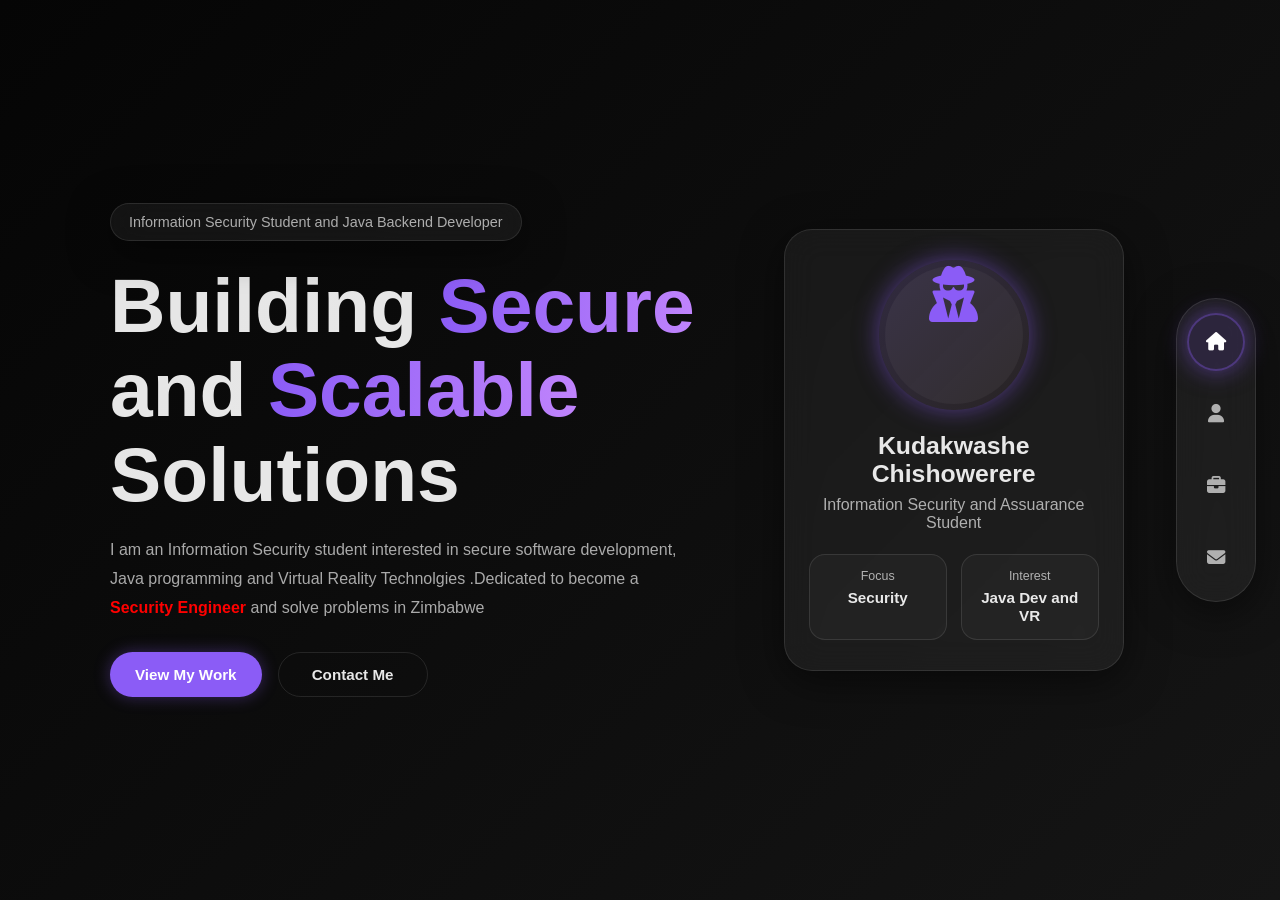
<file: index.html>
<!DOCTYPE html>
<html lang="en">
<head>
    <meta charset="UTF-8">
    <meta name="viewport" content="width=device-width, initial-scale=1.0">
    <title>Home | KC Portfolio</title>
    <link rel="stylesheet" href="main.css">
    <link
        rel="stylesheet"
        href="https://cdnjs.cloudflare.com/ajax/libs/font-awesome/6.5.0/css/all.min.css"
    >
</head>
<body>
    <!--  navigation -->
    <nav class="nav-bar" aria-label="Main navigation">

        <!-- Nav links to other pagess -->
        <a href="index.html" class="nav-item active" aria-current="page">
            <i class="fa-solid fa-house"></i>
            <span class="tooltip">Home</span>
        </a>

        <a href="about.html" class="nav-item">
            <i class="fa-solid fa-user"></i>
            <span class="tooltip">About</span>
        </a>

        <a href="projects.html" class="nav-item">
            <i class="fa-solid fa-briefcase"></i>
            <span class="tooltip">Projects</span>
        </a>

        <a href="contact.html" class="nav-item">
            <i class="fa-solid fa-envelope"></i>
            <span class="tooltip">Contact</span>
        </a>
    </nav>

    <main>
        <!--   hero section -->
        <section class="hero-section page-section">

            <!-- left side -->
            <div class="hero-content">

                <p class="hero-badge glass-card">
                     Information Security Student and Java Backend Developer
                </p>

                <h1 class="hero-title">
                    Building <span class="highlight">Secure</span> and
                    <span class="highlight">Scalable</span> Solutions 
                </h1>

                <p class="hero-text">
                    I am an Information Security student interested in secure 
                    software development, Java programming
                    and Virtual Reality Technolgies .Dedicated to become a <strong style="color: red;"> Security Engineer  </strong> and solve problems in Zimbabwe
                </p>

                <div class="hero-buttons">
                    <a href="projects.html" class="btn btn-primary">View My Work</a>
                    <a href="contact.html" class="btn btn-outline">Contact Me</a>
                </div>
            </div>

            <!-- right -->
            <div class="hero-visual">
                <article class="profile-card glass-card">
                    <div class="profile-photo-frame">
                        <i class="fa-solid fa-user-secret profile-avatar-icon" aria-hidden="true"></i>
                    </div>

                    <h2>Kudakwashe Chishowerere</h2>
                    <p>Information Security  and Assuarance Student</p>

                    <div class="mini-info">
                        <div class="info-box">
                            <span>Focus</span>
                            <strong>Security</strong>
                        </div>

                        <div class="info-box">
                            <span>Interest</span>
                            <strong>Java Dev and VR</strong>
                        </div>
                    </div>
                </article>
            </div>
        </section>
    </main>
</body>
</html>
</file>
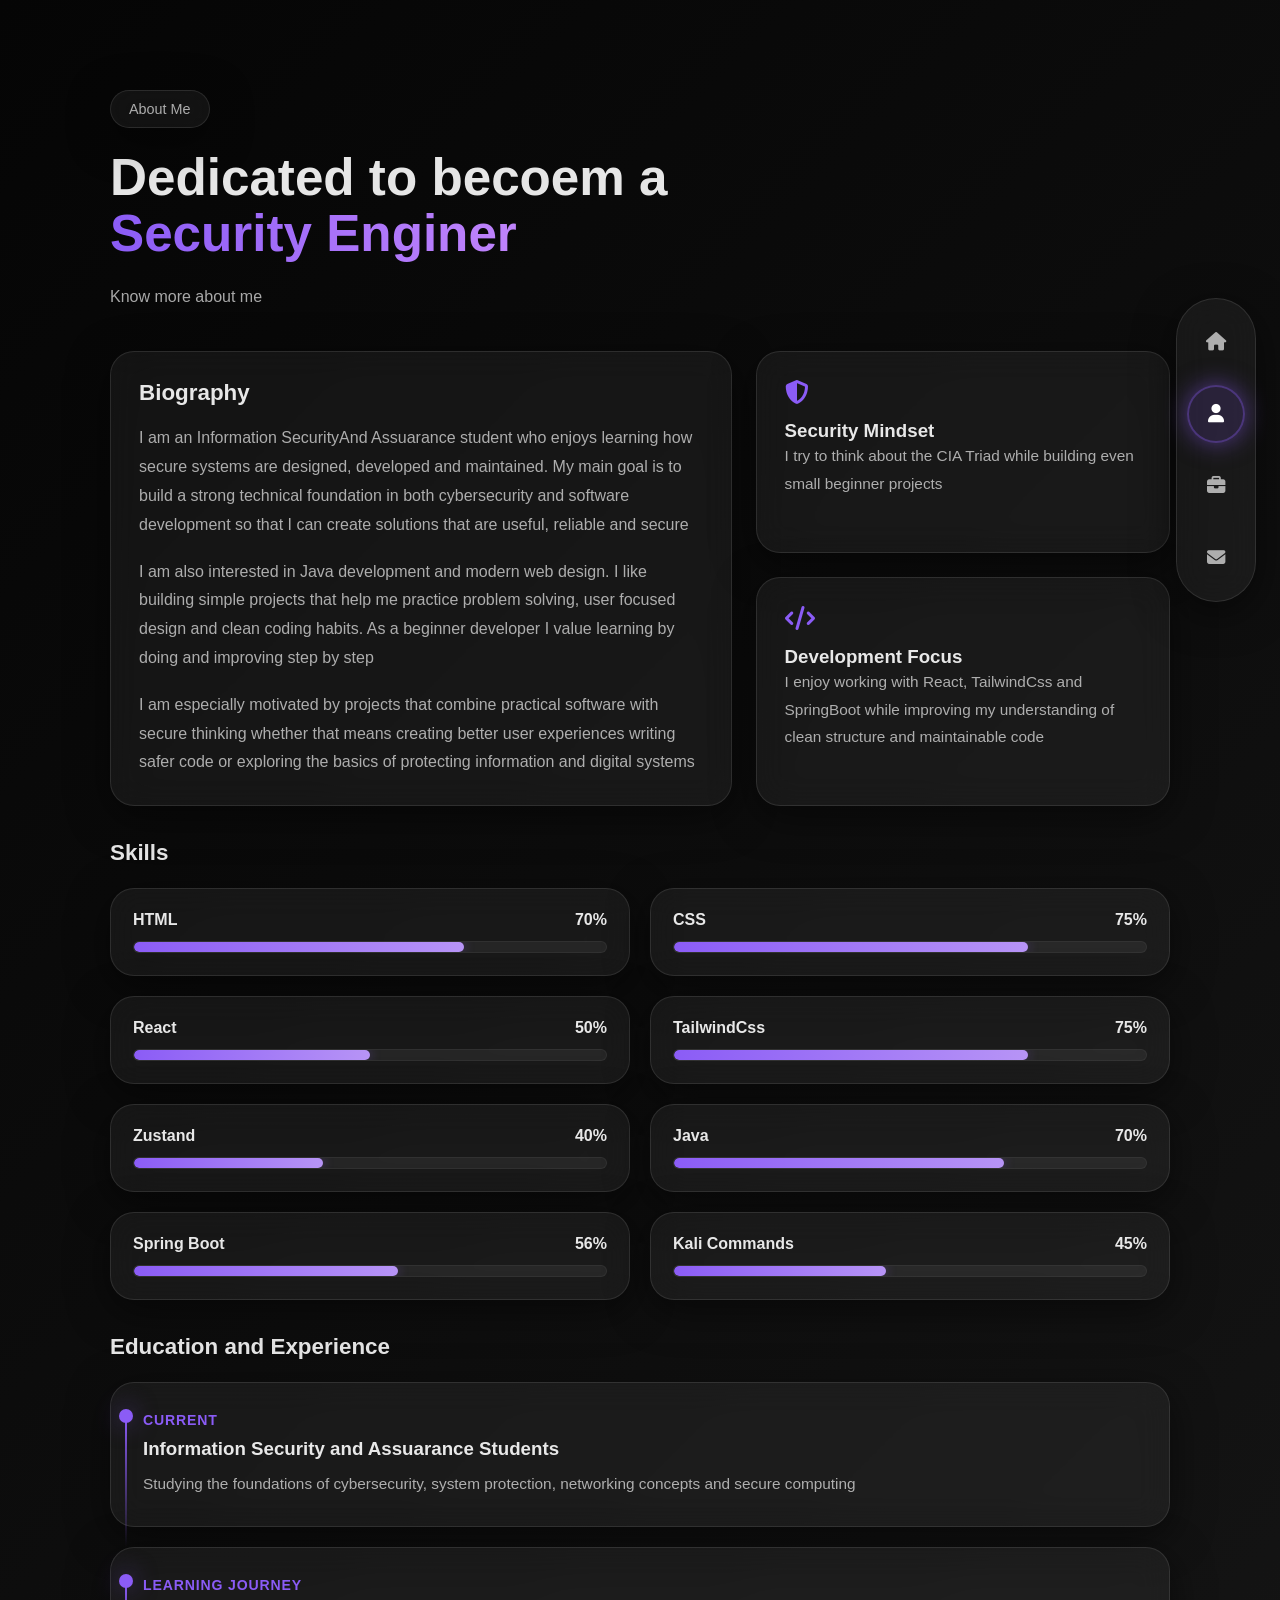
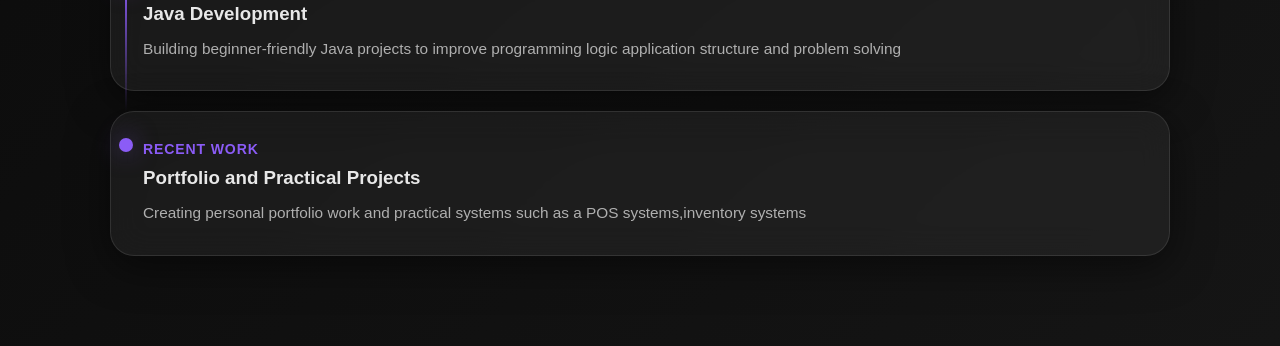
<file: about.html>
<!DOCTYPE html>
<html lang="en">
<head>
    <meta charset="UTF-8">
    <meta name="viewport" content="width=device-width, initial-scale=1.0">
    <title>About | KC Portfolio</title>
    <link rel="stylesheet" href="main.css">
    <link
        rel="stylesheet"
        href="https://cdnjs.cloudflare.com/ajax/libs/font-awesome/6.5.0/css/all.min.css"
    >
</head>
<body>
    <!-- navigation bar -->
    <nav class="nav-bar" aria-label="Main navigation">
        <a href="index.html" class="nav-item">
            <i class="fa-solid fa-house"></i>
            <span class="tooltip">Home</span>
        </a>

        <a href="about.html" class="nav-item active" aria-current="page">
            <i class="fa-solid fa-user"></i>
            <span class="tooltip">About</span>
        </a>

        <a href="projects.html" class="nav-item">
            <i class="fa-solid fa-briefcase"></i>
            <span class="tooltip">Projects</span>
        </a>

        <a href="contact.html" class="nav-item">
            <i class="fa-solid fa-envelope"></i>
            <span class="tooltip">Contact</span>
        </a>
    </nav>

    <!-- About section -->

    <main class="page-section inner-page">
        <section class="page-header">
            <p class="section-tag glass-card">About Me</p>
            <h1 class="section-title">
                Dedicated to becoem a  <span class="highlight"> Security Enginer </span>
                
            </h1>
            <p class="section-intro">
               Know more about me 
            </p>
        </section>

        <section class="about-layout">
            <article class="glass-card content-card">
                <h2 class="card-title">Biography</h2>
                <p class="body-text">
                    I am an Information SecurityAnd Assuarance student who enjoys learning how
                    secure systems are designed, developed and maintained. My
                    main goal is to build a strong technical foundation in both
                    cybersecurity and software development so that I can create
                    solutions that are useful, reliable and secure
                </p>
                <br>
                <p class="body-text">
                    I am also interested in Java
                    development and modern web design. I like building simple
                    projects that help me practice problem solving, user focused
                    design and clean coding habits. As a beginner developer I
                    value learning by doing and improving step by step
                </p>
                <br>
                <p class="body-text">
                    I am especially motivated by projects that combine practical
                    software with secure thinking whether that means creating
                    better user experiences writing safer code or exploring
                    the basics of protecting information and digital systems
                </p>
            </article>

            <!-- About summary cards -->
            <aside class="about-summary">
                <article class="glass-card summary-card">
                    <i class="fa-solid fa-shield-halved feature-icon"></i>
                    <h3>Security Mindset</h3>
                    <p class="body-text small-text">
                        I try to think about the CIA Triad
                        while building even small beginner projects
                    </p>
                </article>

                <article class="glass-card summary-card">
                    <i class="fa-solid fa-code feature-icon"></i>
                    <h3>Development Focus</h3>
                    <p class="body-text small-text">
                        I enjoy working with React, TailwindCss and
                         SpringBoot while improving
                        my understanding of clean structure and maintainable code


                    </p>
                </article>

            </aside>
        </section>

        <!-- Skills section -->
        <section class="skills-section">
            <div class="section-heading">
                <h2 class="card-title">Skills</h2>
               
            </div>

            <div class="skills-grid">
                <article class="glass-card skill-card">
                    <div class="skill-header">
                        <span>HTML</span>
                        <span>70%</span>
                    </div>
                    <div class="skill-bar">
                        <span style="width: 70%;"></span>
                    </div>
                </article>

                <article class="glass-card skill-card">
                    <div class="skill-header">
                        <span>CSS</span>
                        <span>75%</span>
                    </div>
                    <div class="skill-bar">
                        <span style="width: 75%;"></span>
                    </div>
                </article>

                 <article class="glass-card skill-card">
                    <div class="skill-header">
                        <span>React</span>
                        <span>50%</span>
                    </div>
                    <div class="skill-bar">
                        <span style="width: 50%;"></span>
                    </div>
                </article>

                 <article class="glass-card skill-card">
                    <div class="skill-header">
                        <span>TailwindCss</span>
                        <span>75%</span>
                    </div>
                    <div class="skill-bar">
                        <span style="width: 75%;"></span>
                    </div>
                </article>

                 <article class="glass-card skill-card">
                    <div class="skill-header">
                        <span>Zustand</span>
                        <span>40%</span>
                    </div>
                    <div class="skill-bar">
                        <span style="width: 40%;"></span>
                    </div>
                </article>

                <article class="glass-card skill-card">
                    <div class="skill-header">
                        <span>Java</span>
                        <span>70%</span>
                    </div>
                    <div class="skill-bar">
                        <span style="width: 70%;"></span>
                    </div>
                </article>


                <article class="glass-card skill-card">
                    <div class="skill-header">
                        <span>Spring Boot</span>
                        <span>56%</span>
                    </div>
                    <div class="skill-bar">
                        <span style="width: 56%;"></span>
                    </div>
                </article>

                <article class="glass-card skill-card">
                    <div class="skill-header">
                        <span>Kali Commands</span>
                        <span>45%</span>
                    </div>
                    <div class="skill-bar">
                        <span style="width: 45%;"></span>
                    </div>
                </article>
            </div>
        </section>

        <section class="timeline-section">
            <div class="section-heading">
                <h2 class="card-title">Education and Experience</h2>
               
            </div>

            <div class="timeline">
                <article class="glass-card timeline-item">
                    <span class="timeline-year">Current</span>
                    <h3>Information Security and Assuarance Students</h3>
                    <p class="body-text small-text">
                        Studying the foundations of cybersecurity, system
                        protection, networking concepts and secure computing
                    </p>
                </article>

                <article class="glass-card timeline-item">
                    <span class="timeline-year">Learning Journey</span>
                    <h3>Java Development </h3>
                    <p class="body-text small-text">
                        Building beginner-friendly Java projects to improve
                        programming logic application structure and problem solving
                    </p>
                </article>

                <article class="glass-card timeline-item">
                    <span class="timeline-year">Recent Work</span>
                    <h3>Portfolio and Practical Projects </h3>
                    <p class="body-text small-text">
                        Creating personal portfolio work and practical systems
                        such as a POS systems,inventory systems 
                    </p>
                </article>
            </div>
        </section>
    </main>
</body>
</html>
</file>
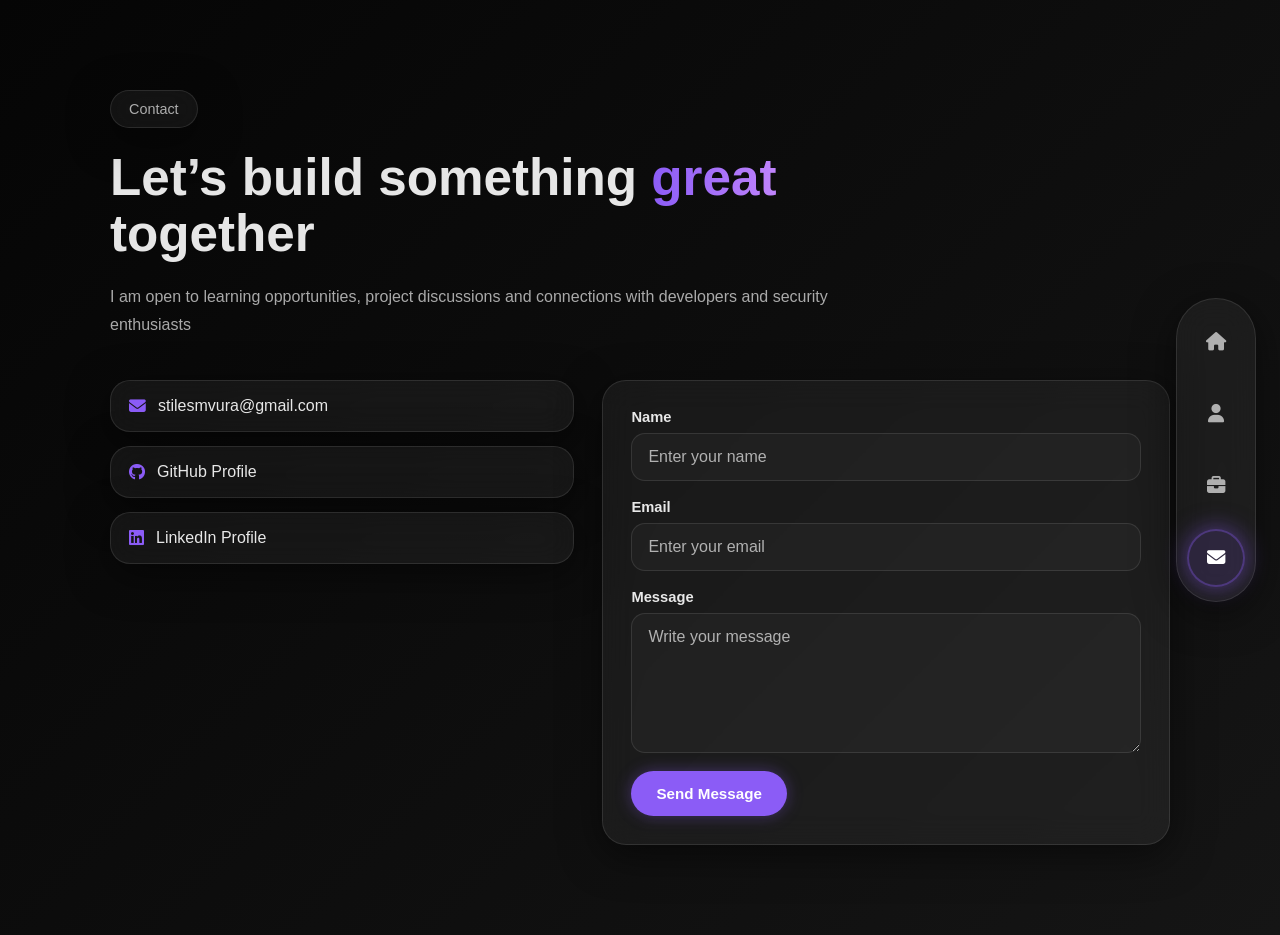
<file: contact.html>
<!DOCTYPE html>
<html lang="en">
<head>
    <meta charset="UTF-8">
    <meta name="viewport" content="width=device-width, initial-scale=1.0">
    <title>Contact | Ghost Portfolio</title>
    <link rel="stylesheet" href="main.css">
    <link
        rel="stylesheet"
        href="https://cdnjs.cloudflare.com/ajax/libs/font-awesome/6.5.0/css/all.min.css"
    >
</head>
<body>
    
    <nav class="nav-bar" aria-label="Main navigation">
        <a href="index.html" class="nav-item">
            <i class="fa-solid fa-house"></i>
            <span class="tooltip">Home</span>
        </a>

        <a href="about.html" class="nav-item">
            <i class="fa-solid fa-user"></i>
            <span class="tooltip">About</span>
        </a>

        <a href="projects.html" class="nav-item">
            <i class="fa-solid fa-briefcase"></i>
            <span class="tooltip">Projects</span>
        </a>

        <a href="contact.html" class="nav-item active" aria-current="page">
            <i class="fa-solid fa-envelope"></i>
            <span class="tooltip">Contact</span>
        </a>
    </nav>

    <main class="page-section inner-page">
        <section class="page-header">
            <p class="section-tag glass-card">Contact</p>
            <h1 class="section-title">
                Let’s build something <span class="highlight">great</span> together
            </h1>
            <p class="section-intro">
                I am open to learning opportunities, project discussions and
                connections with developers and security enthusiasts
            </p>
        </section>

        <section class="contact-layout">
            <article class="contact-info-panel">
                <div class="contact-links">
                    <a href="mailto:yourname@example.com" class="contact-link glass-card">
                        <i class="fa-solid fa-envelope"></i>
                        <span>stilesmvura@gmail.com</span>
                    </a>

                    <a href="https://github.com/Stile-1473" class="contact-link glass-card" target="_blank" rel="noopener noreferrer">
                        <i class="fa-brands fa-github"></i>
                        <span>GitHub Profile</span>
                    </a>

                    <a href="https://www.linkedin.com/in/yourname/" class="contact-link glass-card" target="_blank" rel="noopener noreferrer">
                        <i class="fa-brands fa-linkedin"></i>
                        <span>LinkedIn Profile</span>
                    </a>
                </div>

            </article>

            <form class="contact-form glass-card" action="#" method="post">
                <div class="form-group">
                    <label for="name">Name</label>
                    <input type="text" id="name" name="name" placeholder="Enter your name" required>
                </div>

                <div class="form-group">
                    <label for="email">Email</label>
                    <input type="email" id="email" name="email" placeholder="Enter your email" required>
                </div>

                <div class="form-group">
                    <label for="message">Message</label>
                    <textarea id="message" name="message" rows="6" placeholder="Write your message" required></textarea>
                </div>

                <button type="submit" class="btn btn-primary">Send Message</button>
            </form>
        </section>
    </main>
</body>
</html>
</file>
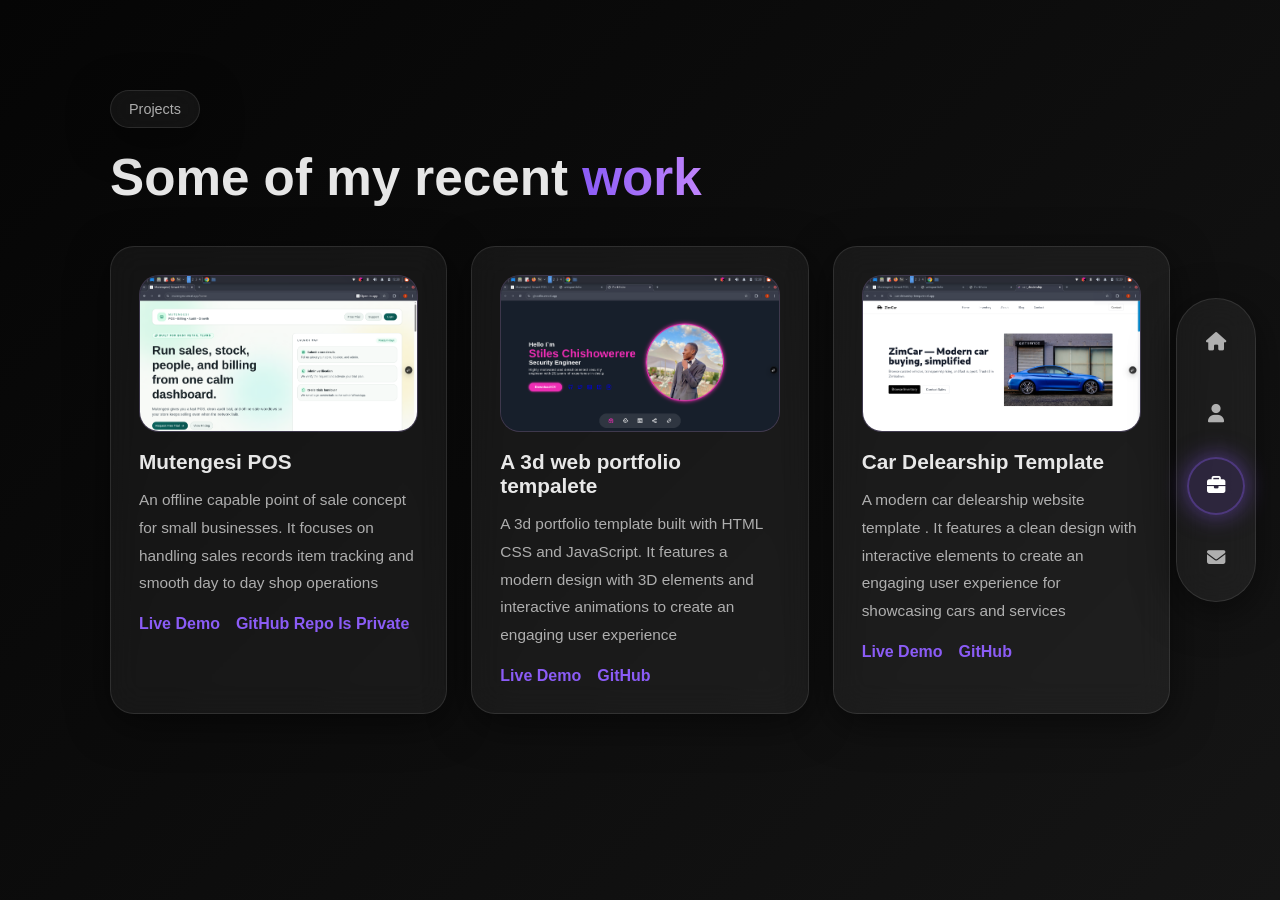
<file: projects.html>
<!DOCTYPE html>
<html lang="en">
<head>
    <meta charset="UTF-8">
    <meta name="viewport" content="width=device-width, initial-scale=1.0">
    <title>Projects | Ghost Portfolio</title>
    <link rel="stylesheet" href="main.css">
    <link
        rel="stylesheet"
        href="https://cdnjs.cloudflare.com/ajax/libs/font-awesome/6.5.0/css/all.min.css"
    >
</head>
<body>
    
    <nav class="nav-bar" aria-label="Main navigation">
        <a href="index.html" class="nav-item">
            <i class="fa-solid fa-house"></i>
            <span class="tooltip">Home</span>
        </a>

        <a href="about.html" class="nav-item">
            <i class="fa-solid fa-user"></i>
            <span class="tooltip">About</span>
        </a>

        <a href="projects.html" class="nav-item active" aria-current="page">
            <i class="fa-solid fa-briefcase"></i>
            <span class="tooltip">Projects</span>
        </a>

        <a href="contact.html" class="nav-item">
            <i class="fa-solid fa-envelope"></i>
            <span class="tooltip">Contact</span>
        </a>
    </nav>

    <main class="page-section inner-page">
        <section class="page-header">
            <p class="section-tag glass-card">Projects</p>
            <h1 class="section-title">
                Some of my recent <span class="highlight">work</span>
            </h1>
          
        </section>

        <!-- CSS Grid layout for project cards -->
        <section class="projects-grid">
            <article class="project-card glass-card">
                <div class="project-image">
                    <img src="Mutengesi.png" alt="Mutengesi POS project preview">
                </div>
                <h2>Mutengesi POS</h2>
                <p class="body-text small-text">
                    An offline capable point of sale concept for small businesses.
                    It focuses on handling sales records item tracking and
                    smooth day to day shop operations
                </p>
                <div class="project-links">
                    <a href="https://mutengesi.vercel.app/home" target="_blank" rel="noopener noreferrer">Live Demo</a>
                    <a href="#" target="_blank" rel="noopener noreferrer">GitHub Repo Is Private</a>
                </div>
            </article>

            <article class="project-card glass-card">
                <div class="project-image">
                    <img src="3d portfolio.png" alt="3D web portfolio template preview">
                </div>
                <h2>A 3d web portfolio tempalete</h2>
                <p class="body-text small-text">
                  A 3d portfolio template built with HTML CSS and JavaScript. It features a modern design with 3D elements and interactive animations to create an engaging user experience
                </p>
                <div class="project-links">
                    <a href="https://ghostlio.vercel.app/" target="_blank" rel="noopener noreferrer">Live Demo</a>
                    <a href="https://github.com/Stile-1473/3D-Portfolio-Template" target="_blank" rel="noopener noreferrer">GitHub</a>
                </div>
            </article>

            <article class="project-card glass-card">
                <div class="project-image">
                    <img src="Car Dealer.png" alt="Car dealership template preview">
                </div>
                <h2>Car Delearship Template</h2>
                <p class="body-text small-text">
                   A modern car delearship website template . It features a clean design with interactive elements to create an engaging user experience for showcasing cars and services
                </p>
                <div class="project-links">
                    <a href="https://car-delearship-temp.vercel.app/" target="_blank" rel="noopener noreferrer">Live Demo</a>
                    <a href="https://github.com/Stile-1473/Car-Delearship-Temp" target="_blank" rel="noopener noreferrer">GitHub</a>
                </div>
            </article>
        </section>
    </main>
</body>
</html>
</file>
<file: main.css>
:root {
    --bg-gradient: linear-gradient(135deg, #050505, #0d0d0d, #151515);
    --glass-bg: rgba(255, 255, 255, 0.05);
    --glass-border: rgba(255, 255, 255, 0.1);
    --glass-blur: blur(16px);
    --accent-primary: #8b5cf6;
    --accent-hover: #7c3aed;
    --accent-soft: rgba(139, 92, 246, 0.15);
    --accent-glow: rgba(139, 92, 246, 0.5);
    --text-primary: rgba(255, 255, 255, 0.9);
    --text-secondary: rgba(255, 255, 255, 0.65);
    --shadow: 0 10px 40px rgba(0, 0, 0, 0.5);
    --glow: 0 0 25px var(--accent-glow);
    --transition: all 0.3s ease;

}

/* resetting all the defaults of box model..of every element in broweser to zero */
* {
    margin: 0;
    padding: 0;
    box-sizing: border-box;
}

/* setting a smooth scroll */
html {
    scroll-behavior: smooth;
    min-height: 100%;
    background-color: #050505;
}

/* addinmg a black background to the body of the website */
body {
    min-height: 100vh;
    min-height: 100dvh;
    background-color: #050505;
    background-image: var(--bg-gradient);
    background-repeat: no-repeat;
    background-size: cover;
    color: var(--text-primary);
    font-family: "Segoe UI", Tahoma, Geneva, Verdana, sans-serif;
    position: relative;
    overflow-x: hidden;
}

/* creating glow like globes in the background */
body::before,
body::after {
    content: "";
    position: fixed;
    width: 260px;
    height: 260px;
    border-radius: 50%;
    background: radial-gradient(circle, rgba(109, 67, 206, 0.2), transparent 65%);
    filter: blur(18px);
    z-index: -1;
    pointer-events: none;
}

body::before {
    top: 8%;
    left: -80px;
}

body::after {
    right: -90px;
    bottom: 10%;
}


img {
    max-width: 100%;
    display: block;
}

a {
    color: inherit;
}

/* glass like card desing  */
.glass-card {
    background: var(--glass-bg);
    border: 1px solid var(--glass-border);
    backdrop-filter: var(--glass-blur);
    -webkit-backdrop-filter: var(--glass-blur);
    box-shadow: var(--shadow);
}

.page-section {
    padding: 80px 110px;
}

.inner-page {
    padding-top: 90px;
    padding-bottom: 90px;
}

.page-header {
    max-width: 760px;
    margin-bottom: 40px;
}

.section-tag,
.hero-badge {
    display: inline-block;
    padding: 10px 18px;
    border-radius: 999px;
    font-size: 0.9rem;
    color: var(--text-secondary);
    margin-bottom: 22px;
}

.section-title,
.hero-title {
    color: var(--text-primary);
    line-height: 1.1;
    margin-bottom: 20px;
}

.section-title {
    font-size: clamp(2.1rem, 4vw, 3.6rem);
}

.section-intro,
.body-text,
.hero-text {
    color: var(--text-secondary);
    line-height: 1.8;
}

.small-text {
    font-size: 0.96rem;
}

.card-title {
    font-size: 1.4rem;
    margin-bottom: 18px;
}

.content-card,
.summary-card,
.skill-card,
.timeline-item,
.project-card,
.contact-form {
    border-radius: 24px;
}

.content-card,
.summary-card,
.timeline-item,
.project-card,
.contact-form {
    padding: 28px;
}

.highlight {
    background: linear-gradient(90deg, #8b5cf6, #c084fc);
    -webkit-background-clip: text;
    -webkit-text-fill-color: transparent;
    background-clip: text;
}

/* buttons design */
.btn {
    display: inline-flex;
    align-items: center;
    justify-content: center;
    min-width: 150px;
    padding: 13px 24px;
    border-radius: 999px;
    text-decoration: none;
    font-size: 0.95rem;
    font-weight: 600;
    transition: var(--transition);
    border: 1px solid transparent;
}

.btn-primary {
    background: var(--accent-primary);
    color: #ffffff;
    box-shadow: 0 0 16px rgba(139, 92, 246, 0.35);
}

.btn-primary:hover {
    background: var(--accent-hover);
    transform: translateY(-3px);
    box-shadow: var(--glow);
}

.btn-outline {
    background: transparent;
    border-color: var(--glass-border);
    color: var(--text-primary);
}

.btn-outline:hover {
    background: var(--accent-soft);
    border-color: var(--accent-primary);
    box-shadow: var(--glow);
    transform: translateY(-3px);
}

/* navigation bar design*/
.nav-bar {
    position: fixed;
    top: 50%;
    right: 24px;
    transform: translateY(-50%);
    display: flex;
    flex-direction: column;
    gap: 14px;
    padding: 14px 10px;
    background: var(--glass-bg);
    border: 1px solid var(--glass-border);
    backdrop-filter: var(--glass-blur);
    -webkit-backdrop-filter: var(--glass-blur);
    border-radius: 999px;
    box-shadow: var(--shadow);
    z-index: 1000;
}

.nav-item {
    width: 58px;
    height: 58px;
    position: relative;
    display: flex;
    align-items: center;
    justify-content: center;
    border-radius: 50%;
    text-decoration: none;
    color: var(--text-secondary);
    transition: var(--transition);
}

.nav-item i {
    font-size: 1.15rem;
}

.nav-item:hover {
    color: var(--text-primary);
    background: var(--accent-soft);
    box-shadow: var(--glow);
    transform: translateX(-6px) scale(1.04);
}

.nav-item.active {
    color: #ffffff;
    background: var(--accent-soft);
    border: 2px solid rgba(139, 92, 246, 0.35);
    box-shadow: var(--glow);
}

.tooltip {
    position: absolute;
    top: 50%;
    right: 72px;
    transform: translateY(-50%) translateX(10px);
    padding: 10px 14px;
    border-radius: 999px;
    background: rgba(15, 15, 15, 0.95);
    border: 1px solid var(--glass-border);
    color: var(--text-primary);
    white-space: nowrap;
    font-size: 0.8rem;
    opacity: 0;
    pointer-events: none;
    transition: var(--transition);
}

.tooltip::after {
    content: "";
    position: absolute;
    top: 50%;
    right: -6px;
    width: 10px;
    height: 10px;
    transform: translateY(-50%) rotate(45deg);
    background: rgba(15, 15, 15, 0.95);
    border-top: 1px solid var(--glass-border);
    border-right: 1px solid var(--glass-border);
}

.nav-item:hover .tooltip {
    opacity: 1;
    transform: translateY(-50%) translateX(0);
}

/* hero sec*/
.hero-section {
    min-height: 100vh;
    display: grid;
    grid-template-columns: 1.15fr 0.85fr;
    align-items: center;
    gap: 42px;
}

.hero-content {
    max-width: 690px;
}

.hero-title {
    font-size: clamp(2.8rem, 6vw, 5.1rem);
}

.hero-text {
    max-width: 580px;
    margin-bottom: 30px;
    font-size: 1rem;
}

.hero-buttons {
    display: flex;
    flex-wrap: wrap;
    gap: 16px;
}

.hero-visual {
    display: flex;
    justify-content: center;
}

.profile-card {
    width: 100%;
    max-width: 340px;
    padding: 30px 24px;
    border-radius: 28px;
    text-align: center;
}

.profile-photo-frame {
    width: 150px;
    height: 150px;
    margin: 0 auto 22px;
    padding: 6px;
    border-radius: 50%;
    background: linear-gradient(135deg, rgba(140, 109, 214, 0.212), rgba(197, 142, 142, 0.08));
    box-shadow: var(--glow);
}

.profile-avatar-icon {
    width: 100%;
    height: 100%;
    display: grid;
    place-items: center;
    border-radius: 50%;
    background: rgba(255, 255, 255, 0.04);
    color: var(--accent-primary);
    font-size: 3.5rem;
}

.profile-card h2 {
    font-size: 1.55rem;
    margin-bottom: 8px;
}

.profile-card p {
    color: var(--text-secondary);
    margin-bottom: 22px;
}

.mini-info {
    display: grid;
    grid-template-columns: repeat(2, 1fr);
    gap: 14px;
}

.info-box {
    padding: 14px 12px;
    border-radius: 16px;
    background: rgba(255, 255, 255, 0.03);
    border: 1px solid var(--glass-border);
}

.info-box span {
    display: block;
    margin-bottom: 6px;
    color: var(--text-secondary);
    font-size: 0.78rem;
}

.info-box strong {
    font-size: 0.95rem;
}

/* About page */
.about-layout {
    display: grid;
    grid-template-columns: 1.2fr 0.8fr;
    gap: 24px;
    margin-bottom: 34px;
}

.about-summary {
    display: grid;
    gap: 24px;
}

.feature-icon {
    color: var(--accent-primary);
    font-size: 1.5rem;
    margin-bottom: 16px;
}

.skills-section,
.timeline-section {
    margin-top: 34px;
}

.section-heading {
    max-width: 680px;
    margin-bottom: 22px;
}

.skills-grid {
    display: grid;
    grid-template-columns: repeat(2, 1fr);
    gap: 20px;
}

.skill-card {
    padding: 22px;
}

.skill-header {
    display: flex;
    align-items: center;
    justify-content: space-between;
    margin-bottom: 12px;
    color: var(--text-primary);
    font-weight: 600;
}

.skill-bar {
    width: 100%;
    height: 12px;
    border-radius: 999px;
    background: rgba(255, 255, 255, 0.06);
    overflow: hidden;
    border: 1px solid rgba(255, 255, 255, 0.05);
}

.skill-bar span {
    display: block;
    height: 100%;
    border-radius: inherit;
    background: linear-gradient(90deg, var(--accent-primary), #b794f6);
    box-shadow: 0 0 12px rgba(139, 92, 246, 0.35);
}

.timeline {
    display: grid;
    gap: 20px;
}

.timeline-item {
    position: relative;
    padding-left: 32px;
}

.timeline-item::before {
    content: "";
    position: absolute;
    top: 33px;
    left: 14px;
    width: 2px;
    height: calc(100% - 12px);
    background: linear-gradient(var(--accent-primary), transparent);
}

.timeline-item:last-child::before {
    display: none;
}

.timeline-item::after {
    content: "";
    position: absolute;
    top: 26px;
    left: 8px;
    width: 14px;
    height: 14px;
    border-radius: 50%;
    background: var(--accent-primary);
    box-shadow: var(--glow);
}

.timeline-year {
    display: inline-block;
    margin-bottom: 10px;
    color: var(--accent-primary);
    font-size: 0.88rem;
    font-weight: 700;
    text-transform: uppercase;
    letter-spacing: 0.06em;
}

.timeline-item h3 {
    margin-bottom: 10px;
}

/* Projects page */
.projects-grid {
    display: grid;
    grid-template-columns: repeat(3, minmax(0, 1fr));
    gap: 24px;
}

.project-card {
    transition: var(--transition);
}

.project-card:hover {
    transform: translateY(-6px);
    box-shadow: var(--glow);
}

.project-image {
    width: 100%;
    aspect-ratio: 16 / 9;
    margin-bottom: 18px;
    border-radius: 20px;
    background: var(--accent-soft);
    border: 1px solid var(--glass-border);
    overflow: hidden;
}

.project-image img {
    width: 100%;
    height: 100%;
    object-fit: cover;
}

.project-image i {
    font-size: 1.6rem;
    color: var(--accent-primary);
}

.project-card h2 {
    font-size: 1.3rem;
    margin-bottom: 12px;
}

.project-links {
    display: flex;
    flex-wrap: wrap;
    gap: 16px;
    margin-top: 18px;
}

.project-links a {
    color: var(--accent-primary);
    text-decoration: none;
    font-weight: 600;
}

.project-links a:hover {
    color: #c084fc;
}

/* Contact page */
.contact-layout {
    display: grid;
    grid-template-columns: 0.9fr 1.1fr;
    gap: 28px;
    align-items: start;
}

.contact-info-panel {
    display: grid;
    gap: 22px;
}

.contact-links {
    display: grid;
    gap: 14px;
}

.contact-link {
    display: flex;
    align-items: center;
    gap: 12px;
    padding: 16px 18px;
    border-radius: 20px;
    text-decoration: none;
    color: var(--text-primary);
    transition: var(--transition);
}

.contact-link:hover {
    transform: translateY(-4px);
    box-shadow: var(--glow);
}

.contact-link i {
    color: var(--accent-primary);
    font-size: 1.05rem;
}

.form-group {
    display: flex;
    flex-direction: column;
    margin-bottom: 18px;
}

.form-group label {
    margin-bottom: 8px;
    font-size: 0.92rem;
    font-weight: 600;
}

.form-group input,
.form-group textarea {
    width: 100%;
    padding: 14px 16px;
    border-radius: 14px;
    border: 1px solid var(--glass-border);
    background: rgba(255, 255, 255, 0.03);
    color: var(--text-primary);
    font: inherit;
    outline: none;
    transition: var(--transition);
}

.form-group input::placeholder,
.form-group textarea::placeholder {
    color: var(--text-secondary);
}

.form-group input:focus,
.form-group textarea:focus {
    border-color: var(--accent-primary);
    box-shadow: 0 0 0 4px rgba(139, 92, 246, 0.12);
}

textarea {
    resize: vertical;
    min-height: 140px;
}

/* Tablet layout */
@media (max-width: 992px) {
    .page-section {
        padding: 70px 50px;
    }

    .hero-section,
    .about-layout,
    .contact-layout,
    .projects-grid,
    .skills-grid {
        grid-template-columns: 1fr;
    }

    .hero-section {
        min-height: auto;
        padding-top: 110px;
        padding-bottom: 130px;
    }

    .hero-content {
        max-width: 100%;
        text-align: center;
    }

    .hero-text {
        margin-left: auto;
        margin-right: auto;
    }

    .hero-buttons {
        justify-content: center;
    }

    .hero-visual {
        justify-content: center;
    }
}

/* Mobile navigation and spacing */
@media (max-width: 768px) {
    .page-section {
        padding: 60px 22px;
    }

    .inner-page {
        padding-top: 50px;
        padding-bottom: 120px;
    }

    .hero-section {
        padding-top: 70px;
        padding-bottom: 130px;
    }

    .nav-bar {
        top: auto;
        right: 50%;
        bottom: 18px;
        transform: translateX(50%);
        flex-direction: row;
        gap: 10px;
        padding: 10px 14px;
    }

    .nav-item {
        width: 52px;
        height: 52px;
    }

    .nav-item:hover {
        transform: translateY(-4px) scale(1.03);
    }

    .tooltip {
        top: -48px;
        right: 50%;
        transform: translateX(50%) translateY(10px);
    }

    .tooltip::after {
        top: auto;
        bottom: -5px;
        right: 50%;
        transform: translateX(50%) rotate(135deg);
    }

    .nav-item:hover .tooltip {
        transform: translateX(50%) translateY(0);
    }

    .mini-info {
        grid-template-columns: 1fr;
    }

    .content-card,
    .summary-card,
    .timeline-item,
    .project-card,
    .contact-form {
        padding: 22px;
    }
}

@media (max-width: 480px) {
    .hero-title {
        font-size: 2.5rem;
    }

    .section-title {
        font-size: 2rem;
    }

    .profile-photo-frame {
        width: 130px;
        height: 130px;
    }

    .nav-item {
        width: 46px;
        height: 46px;
    }

    .nav-item i {
        font-size: 1rem;
    }

    .tooltip {
        font-size: 0.75rem;
        padding: 8px 12px;
    }
}
</file>
